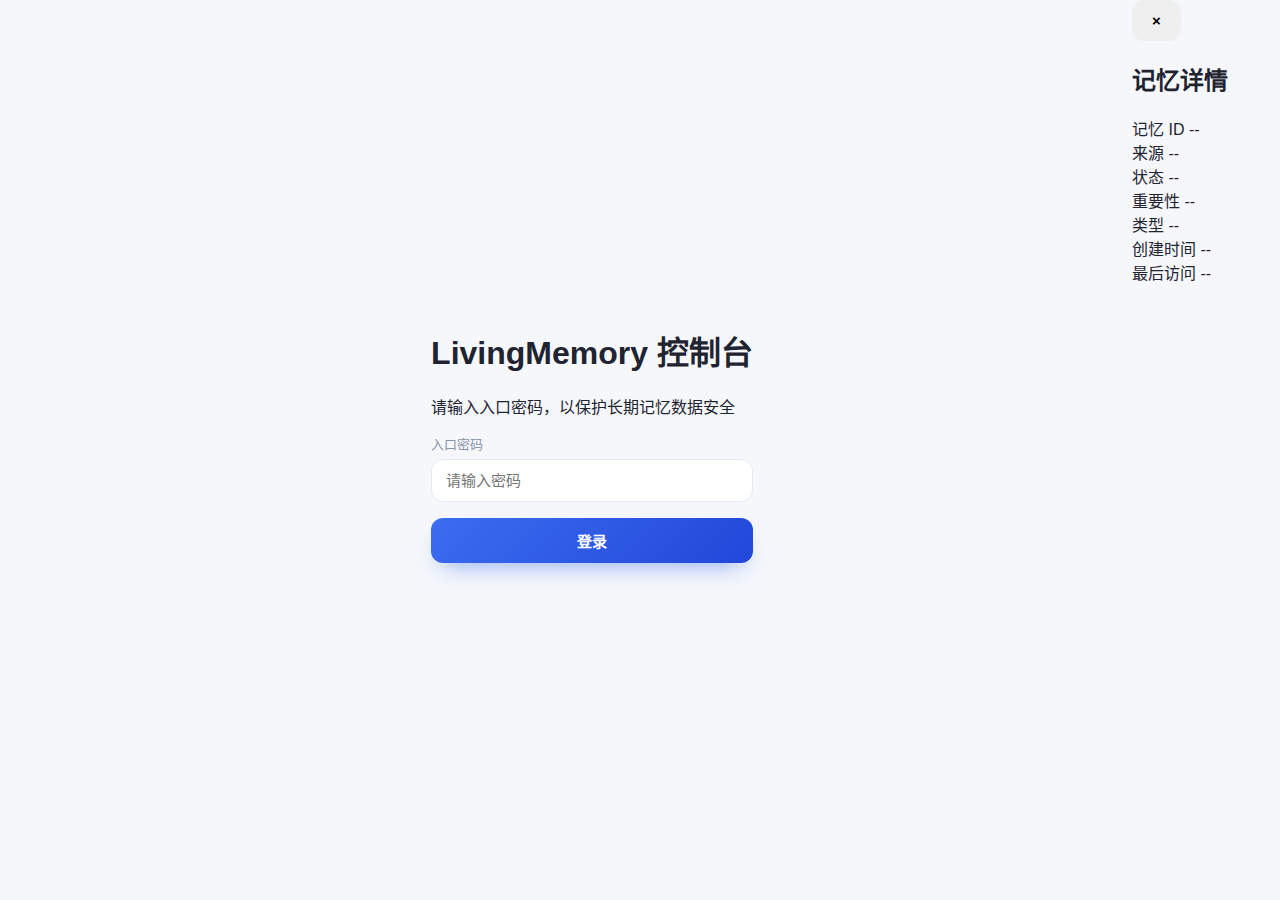
<file: static/index.html>
<!DOCTYPE html>
<html lang="zh-CN">
  <head>
    <meta charset="UTF-8" />
    <meta name="viewport" content="width=device-width, initial-scale=1.0" />
    <title>LivingMemory 控制台</title>
    <link rel="stylesheet" href="/static/styles.css" />
  </head>
  <body>
    <div id="app">
      <section id="login-view" class="view active">
        <div class="panel">
          <div class="panel-header">
            <h1 class="title">LivingMemory 控制台</h1>
            <p class="intro">请输入入口密码，以保护长期记忆数据安全</p>
          </div>
          <form id="login-form" autocomplete="off">
            <label for="password-input">入口密码</label>
            <input
              id="password-input"
              type="password"
              name="password"
              placeholder="请输入密码"
              required
            />
            <button type="submit" class="primary">登录</button>
            <p id="login-error" class="form-error" role="alert"></p>
          </form>
        </div>
      </section>

      <section id="dashboard-view" class="view">
        <header class="top-bar">
          <div class="brand">
            <h1>LivingMemory 控制台</h1>
            <p class="subtitle">自定义记忆数据库的可视化管理面板</p>
          </div>
          <div class="toolbar">
            <button id="refresh-button" class="ghost">刷新</button>
            <button id="load-all-button" class="ghost">加载全部</button>
            <button id="nuke-button" class="danger">核爆清除</button>
            <button id="logout-button" class="ghost">退出</button>
          </div>
        </header>

        <div id="nuke-banner" class="nuke-banner hidden" role="alert">
          <div class="nuke-content">
            <span id="nuke-message"></span>
            <button id="nuke-cancel" class="danger-outline">取消核爆</button>
          </div>
        </div>

        <main class="content">
          <section class="card stats-card">
            <div class="stat">
              <span class="label">总记忆</span>
              <span class="value" id="stat-total">--</span>
            </div>
            <div class="stat">
              <span class="label">活跃</span>
              <span class="value" id="stat-active">--</span>
            </div>
            <div class="stat">
              <span class="label">已归档</span>
              <span class="value" id="stat-archived">--</span>
            </div>
            <div class="stat">
              <span class="label">已删除</span>
              <span class="value" id="stat-deleted">--</span>
            </div>
            <div class="stat">
              <span class="label">活跃会话</span>
              <span class="value" id="stat-sessions">--</span>
            </div>
          </section>

          <section class="card controls-card">
            <div class="filter-group">
              <input
                type="text"
                id="keyword-input"
                placeholder="关键字（支持 memory_id / 内容搜索）"
              />
              <select id="status-filter">
                <option value="all">全部状态</option>
                <option value="active">活跃</option>
                <option value="archived">已归档</option>
                <option value="deleted">已删除</option>
              </select>
              <button id="apply-filter" class="ghost">筛选</button>
            </div>
            <div class="selection-group">
              <label class="checkbox">
                <input type="checkbox" id="select-all" />
                <span>全选</span>
              </label>
              <button id="delete-selected" class="danger" disabled>
                删除选中
              </button>
            </div>
          </section>

          <section class="card table-card">
            <table id="memories-table">
              <thead>
                <tr>
                  <th></th>
                  <th>记忆 ID</th>
                  <th>摘要</th>
                  <th>类型</th>
                  <th>重要性</th>
                  <th>状态</th>
                  <th>创建时间</th>
                  <th>最后访问</th>
                  <th>操作</th>
                </tr>
              </thead>
              <tbody id="memories-body">
                <tr>
                  <td colspan="9" class="empty">暂无数据</td>
                </tr>
              </tbody>
            </table>
          </section>

          <section class="card pagination-card">
            <div class="pager">
              <button id="prev-page" class="ghost">上一页</button>
              <span id="pagination-info">第 1 / 1 页 · 共 0 条</span>
              <button id="next-page" class="ghost">下一页</button>
            </div>
            <div class="page-size">
              <label for="page-size">每页</label>
              <select id="page-size">
                <option value="10">10</option>
                <option value="20" selected>20</option>
                <option value="50">50</option>
                <option value="100">100</option>
              </select>
            </div>
          </section>
        </main>
      </section>
    </div>

    <div id="detail-drawer" class="drawer hidden">
      <div class="drawer-content">
        <button id="drawer-close" class="close-btn" aria-label="关闭详情">×</button>
        <h2>记忆详情</h2>
        <div class="detail-meta">
          <div>
            <span class="meta-label">记忆 ID</span>
            <span class="meta-value" id="detail-memory-id">--</span>
          </div>
          <div>
            <span class="meta-label">来源</span>
            <span class="meta-value" id="detail-source">--</span>
          </div>
          <div>
            <span class="meta-label">状态</span>
            <span class="meta-value" id="detail-status">--</span>
          </div>
          <div>
            <span class="meta-label">重要性</span>
            <span class="meta-value" id="detail-importance">--</span>
          </div>
          <div>
            <span class="meta-label">类型</span>
            <span class="meta-value" id="detail-type">--</span>
          </div>
          <div>
            <span class="meta-label">创建时间</span>
            <span class="meta-value" id="detail-created">--</span>
          </div>
          <div>
            <span class="meta-label">最后访问</span>
            <span class="meta-value" id="detail-access">--</span>
          </div>
        </div>
        <div class="detail-json">
          <pre id="detail-json"></pre>
        </div>
      </div>
    </div>

    <div id="toast" class="toast hidden"></div>

    <script src="/static/app.js"></script>
  </body>
</html>
</file>
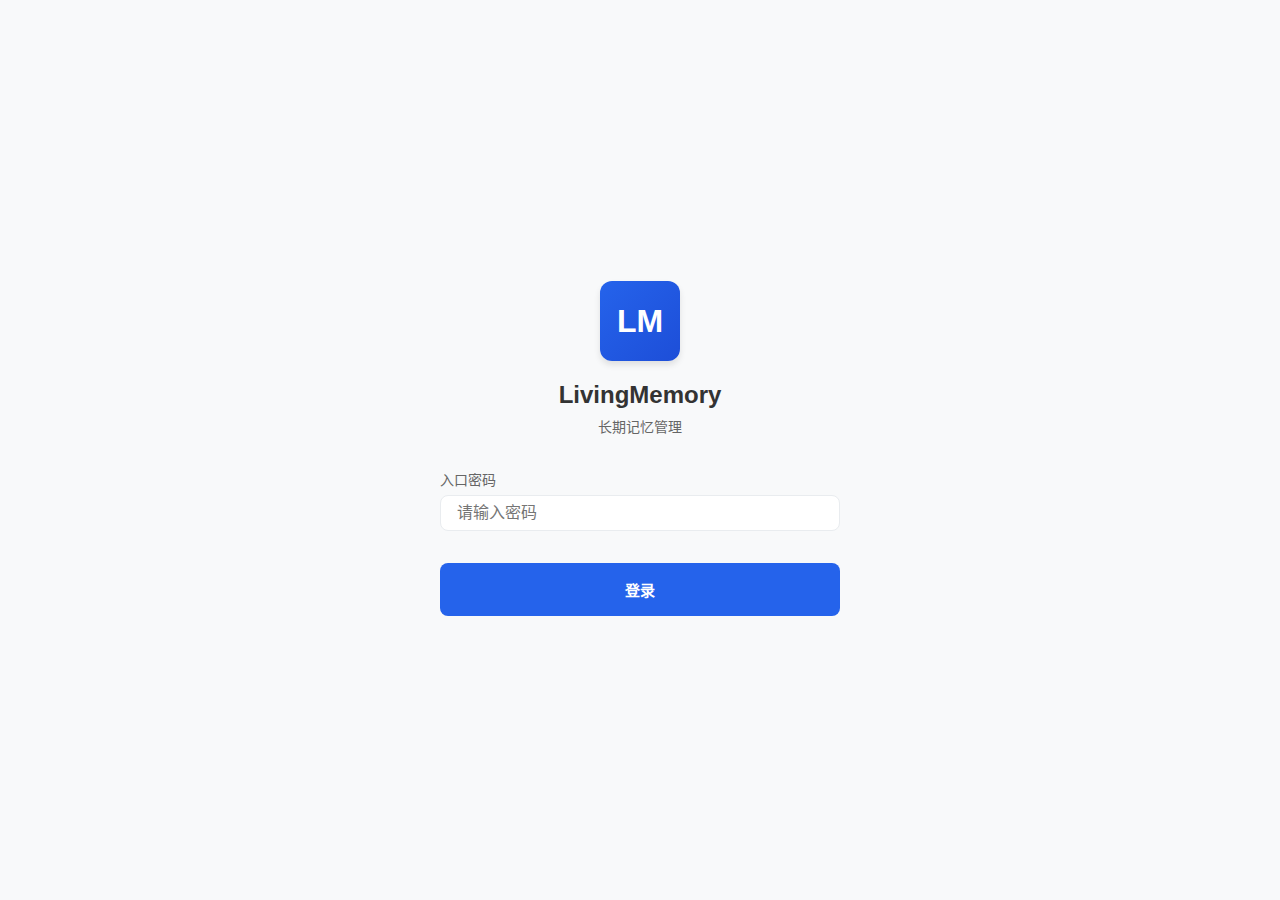
<file: static/mobile.html>
<!DOCTYPE html>
<html lang="zh-CN">
  <head>
    <meta charset="UTF-8" />
    <meta name="viewport" content="width=device-width, initial-scale=1.0, maximum-scale=1.0, user-scalable=no" />
    <title>LivingMemory 移动控制台</title>
    <link rel="stylesheet" href="/static/mobile.css" />
  </head>
  <body>
    <div id="app">
      <!-- 登录页面 -->
      <section id="login-view" class="view active">
        <div class="login-container">
          <div class="logo">
            <div class="logo-icon">LM</div>
            <h1 class="app-title">LivingMemory</h1>
            <p class="app-subtitle">长期记忆管理</p>
          </div>
          <form id="login-form" autocomplete="off" class="login-form">
            <div class="form-group">
              <label for="password-input">入口密码</label>
              <input
                id="password-input"
                type="password"
                name="password"
                placeholder="请输入密码"
                required
                class="form-input"
              />
            </div>
            <button type="submit" class="btn btn-primary login-btn">登录</button>
            <p id="login-error" class="form-error" role="alert"></p>
          </form>
        </div>
      </section>

      <!-- 主页面 -->
      <section id="main-view" class="view">
        <!-- 顶部导航 -->
        <header class="header">
          <div class="header-left">
            <h1 class="page-title">记忆管理</h1>
          </div>
          <div class="header-right">
            <button id="refresh-button" class="btn-icon" aria-label="刷新">
              <svg width="20" height="20" viewBox="0 0 24 24" fill="none" xmlns="http://www.w3.org/2000/svg">
                <path d="M21 12a9 9 0 0 1-9 9c-4.97 0-9-4.03-9-9s4.03-9 9-9c2.49 0 4.78.99 6.5 2.68l-1.5 1.5C15.13 6.27 13.62 5.5 12 5.5 8.42 5.5 5.5 8.42 5.5 12S8.42 18.5 12 18.5 18.5 15.58 18.5 12h3.5z" fill="currentColor"/>
                <path d="M12 5.5v3.5H8.5" stroke="currentColor" stroke-width="2" stroke-linecap="round"/>
              </svg>
            </button>
            <button id="logout-button" class="btn-icon" aria-label="退出">
              <svg width="20" height="20" viewBox="0 0 24 24" fill="none" xmlns="http://www.w3.org/2000/svg">
                <path d="M9 21H5c-1.1 0-2-.9-2-2V5c0-1.1.9-2 2-2h4" stroke="currentColor" stroke-width="2" stroke-linecap="round"/>
                <path d="M16 17L21 12L16 7" stroke="currentColor" stroke-width="2" stroke-linecap="round" stroke-linejoin="round"/>
                <path d="M21 12H9" stroke="currentColor" stroke-width="2" stroke-linecap="round"/>
              </svg>
            </button>
          </div>
        </header>

        <!-- 统计卡片 -->
        <section class="stats-container">
          <div class="stat-card">
            <div class="stat-label">总记忆</div>
            <div class="stat-value" id="stat-total">--</div>
          </div>
          <div class="stat-card">
            <div class="stat-label">活跃</div>
            <div class="stat-value" id="stat-active">--</div>
          </div>
          <div class="stat-card">
            <div class="stat-label">已归档</div>
            <div class="stat-value" id="stat-archived">--</div>
          </div>
          <div class="stat-card">
            <div class="stat-label">已删除</div>
            <div class="stat-value" id="stat-deleted">--</div>
          </div>
        </section>

        <!-- 功能菜单 -->
        <section class="menu-section">
          <h2 class="section-title">记忆管理</h2>
          <div class="menu-grid">
            <button id="btn-view-all" class="menu-item">
              <div class="menu-icon">
                <svg width="24" height="24" viewBox="0 0 24 24" fill="none" xmlns="http://www.w3.org/2000/svg">
                  <path d="M4 6H20" stroke="currentColor" stroke-width="2" stroke-linecap="round"/>
                  <path d="M4 12H20" stroke="currentColor" stroke-width="2" stroke-linecap="round"/>
                  <path d="M4 18H20" stroke="currentColor" stroke-width="2" stroke-linecap="round"/>
                </svg>
              </div>
              <span class="menu-text">查看全部</span>
            </button>
            <button id="btn-search" class="menu-item">
              <div class="menu-icon">
                <svg width="24" height="24" viewBox="0 0 24 24" fill="none" xmlns="http://www.w3.org/2000/svg">
                  <circle cx="11" cy="11" r="8" stroke="currentColor" stroke-width="2"/>
                  <path d="M21 21L16.65 16.65" stroke="currentColor" stroke-width="2" stroke-linecap="round"/>
                </svg>
              </div>
              <span class="menu-text">搜索记忆</span>
            </button>
            <button id="btn-archived" class="menu-item">
              <div class="menu-icon">
                <svg width="24" height="24" viewBox="0 0 24 24" fill="none" xmlns="http://www.w3.org/2000/svg">
                  <rect x="3" y="3" width="18" height="18" rx="2" stroke="currentColor" stroke-width="2"/>
                  <path d="M9 9L9 15" stroke="currentColor" stroke-width="2" stroke-linecap="round"/>
                  <path d="M15 9L15 15" stroke="currentColor" stroke-width="2" stroke-linecap="round"/>
                  <path d="M9 6V3H15V6" stroke="currentColor" stroke-width="2" stroke-linecap="round"/>
                </svg>
              </div>
              <span class="menu-text">已归档</span>
            </button>
            <button id="btn-settings" class="menu-item">
              <div class="menu-icon">
                <svg width="24" height="24" viewBox="0 0 24 24" fill="none" xmlns="http://www.w3.org/2000/svg">
                  <path d="M12 15C13.6569 15 15 13.6569 15 12C15 10.3431 13.6569 9 12 9C10.3431 9 9 10.3431 9 12C9 13.6569 10.3431 15 12 15Z" stroke="currentColor" stroke-width="2"/>
                  <path d="M19.4 15C19.2835 15.3191 19.2144 15.6604 19.1957 16.0044C19.1771 16.3483 19.2092 16.6941 19.29 17C18.2503 16.9726 17.2243 16.7363 16.2652 16.3028C15.3061 15.8693 14.435 15.2477 13.69 14.47L13.3 14.1C13.1327 14.3475 12.8673 14.5525 12.55 14.5525C12.2327 14.5525 11.9673 14.3475 11.8 14.1L11.41 14.47C10.665 15.2477 9.79393 15.8693 8.83482 16.3028C7.8757 16.7363 6.84966 16.9726 5.81 17C5.89079 16.6941 5.92291 16.3483 5.90426 16.0044C5.88562 15.6604 5.81649 15.3191 5.7 15C4.80819 12.4393 4.80819 9.56074 5.7 7C5.81649 6.68089 5.88562 6.33963 5.90426 5.99562C5.92291 5.6516 5.89079 5.30588 5.81 5C6.84966 5.02738 7.8757 5.26375 8.83482 5.69722C9.79393 6.13069 10.665 6.75232 11.41 7.53L11.8 7.9C11.9673 7.65253 12.2327 7.44747 12.55 7.44747C12.8673 7.44747 13.1327 7.65253 13.3 7.9L13.69 7.53C14.435 6.75232 15.3061 6.13069 16.2652 5.69722C17.2243 5.26375 18.2503 5.02738 19.29 5C19.2092 5.30588 19.1771 5.6516 19.1957 5.99562C19.2144 6.33963 19.2835 6.68089 19.4 7C20.2918 9.56074 20.2918 12.4393 19.4 15Z" stroke="currentColor" stroke-width="2"/>
                </svg>
              </div>
              <span class="menu-text">设置</span>
            </button>
          </div>
        </section>

        <!-- 最近记忆 -->
        <section class="recent-section">
          <div class="section-header">
            <h2 class="section-title">最近记忆</h2>
            <button id="view-all-recent" class="text-link">查看全部</button>
          </div>
          <div id="recent-memories" class="memory-list">
            <div class="empty-state">
              <div class="empty-icon">
                <svg width="48" height="48" viewBox="0 0 24 24" fill="none" xmlns="http://www.w3.org/2000/svg">
                  <rect x="3" y="3" width="18" height="18" rx="2" stroke="currentColor" stroke-width="2" stroke-opacity="0.3"/>
                  <path d="M16 3H8C6.89543 3 6 3.89543 6 5V19C6 20.1046 6.89543 21 8 21H16C17.1046 21 18 20.1046 18 19V5C18 3.89543 17.1046 3 16 3Z" stroke="currentColor" stroke-width="2" stroke-opacity="0.3"/>
                </svg>
              </div>
              <p class="empty-text">暂无记忆数据</p>
            </div>
          </div>
        </section>
      </section>

      <!-- 记忆列表页面 -->
      <section id="list-view" class="view">
        <header class="header">
          <div class="header-left">
            <button id="back-button" class="btn-icon" aria-label="返回">
              <svg width="20" height="20" viewBox="0 0 24 24" fill="none" xmlns="http://www.w3.org/2000/svg">
                <path d="M19 12H5" stroke="currentColor" stroke-width="2" stroke-linecap="round"/>
                <path d="M12 19L5 12L12 5" stroke="currentColor" stroke-width="2" stroke-linecap="round" stroke-linejoin="round"/>
              </svg>
            </button>
            <h1 class="page-title" id="list-title">记忆列表</h1>
          </div>
          <div class="header-right">
            <button id="filter-button" class="btn-icon" aria-label="筛选">
              <svg width="20" height="20" viewBox="0 0 24 24" fill="none" xmlns="http://www.w3.org/2000/svg">
                <path d="M4 6H20" stroke="currentColor" stroke-width="2" stroke-linecap="round"/>
                <path d="M4 12H20" stroke="currentColor" stroke-width="2" stroke-linecap="round"/>
                <path d="M4 18H11" stroke="currentColor" stroke-width="2" stroke-linecap="round"/>
              </svg>
            </button>
          </div>
        </header>

        <!-- 搜索栏 -->
        <div class="search-bar">
          <div class="search-input-container">
            <svg width="18" height="18" viewBox="0 0 24 24" fill="none" xmlns="http://www.w3.org/2000/svg" class="search-icon">
              <circle cx="11" cy="11" r="8" stroke="currentColor" stroke-width="2"/>
              <path d="M21 21L16.65 16.65" stroke="currentColor" stroke-width="2" stroke-linecap="round"/>
            </svg>
            <input type="text" id="search-input" placeholder="搜索记忆内容" class="search-input"/>
          </div>
        </div>

        <!-- 状态筛选 -->
        <div class="filter-tabs">
          <button class="filter-tab active" data-status="all">全部</button>
          <button class="filter-tab" data-status="active">活跃</button>
          <button class="filter-tab" data-status="archived">归档</button>
          <button class="filter-tab" data-status="deleted">删除</button>
        </div>

        <!-- 记忆列表 -->
        <div id="memories-list" class="memory-list">
          <div class="empty-state">
            <p class="empty-text">加载中...</p>
          </div>
        </div>

        <!-- 加载更多 -->
        <div class="load-more" id="load-more">
          <button class="btn btn-outline">加载更多</button>
        </div>
      </section>

      <!-- 记忆详情页面 -->
      <section id="detail-view" class="view">
        <header class="header">
          <div class="header-left">
            <button id="back-to-list" class="btn-icon" aria-label="返回">
              <svg width="20" height="20" viewBox="0 0 24 24" fill="none" xmlns="http://www.w3.org/2000/svg">
                <path d="M19 12H5" stroke="currentColor" stroke-width="2" stroke-linecap="round"/>
                <path d="M12 19L5 12L12 5" stroke="currentColor" stroke-width="2" stroke-linecap="round" stroke-linejoin="round"/>
              </svg>
            </button>
            <h1 class="page-title">记忆详情</h1>
          </div>
          <div class="header-right">
            <button id="action-button" class="btn-icon" aria-label="操作">
              <svg width="20" height="20" viewBox="0 0 24 24" fill="none" xmlns="http://www.w3.org/2000/svg">
                <circle cx="12" cy="12" r="1" fill="currentColor"/>
                <circle cx="19" cy="12" r="1" fill="currentColor"/>
                <circle cx="5" cy="12" r="1" fill="currentColor"/>
              </svg>
            </button>
          </div>
        </header>

        <div class="detail-content">
          <div class="detail-meta">
            <div class="meta-item">
              <span class="meta-label">记忆ID</span>
              <span class="meta-value" id="detail-id">--</span>
            </div>
            <div class="meta-item">
              <span class="meta-label">类型</span>
              <span class="meta-value" id="detail-type">--</span>
            </div>
            <div class="meta-item">
              <span class="meta-label">状态</span>
              <span class="meta-value" id="detail-status">--</span>
            </div>
            <div class="meta-item">
              <span class="meta-label">重要性</span>
              <span class="meta-value" id="detail-importance">--</span>
            </div>
            <div class="meta-item">
              <span class="meta-label">创建时间</span>
              <span class="meta-value" id="detail-created">--</span>
            </div>
            <div class="meta-item">
              <span class="meta-label">最后访问</span>
              <span class="meta-value" id="detail-access">--</span>
            </div>
          </div>

          <div class="detail-body">
            <h2 class="section-title">记忆内容</h2>
            <div id="detail-content" class="content-text">
              <div class="empty-state">
                <p class="empty-text">加载中...</p>
              </div>
            </div>
          </div>

          <div class="detail-actions">
            <button id="btn-archive" class="btn btn-secondary">归档</button>
            <button id="btn-delete" class="btn btn-danger">删除</button>
          </div>
        </div>
      </section>

      <!-- 设置页面 -->
      <section id="settings-view" class="view">
        <header class="header">
          <div class="header-left">
            <button id="back-from-settings" class="btn-icon" aria-label="返回">
              <svg width="20" height="20" viewBox="0 0 24 24" fill="none" xmlns="http://www.w3.org/2000/svg">
                <path d="M19 12H5" stroke="currentColor" stroke-width="2" stroke-linecap="round"/>
                <path d="M12 19L5 12L12 5" stroke="currentColor" stroke-width="2" stroke-linecap="round" stroke-linejoin="round"/>
              </svg>
            </button>
            <h1 class="page-title">设置</h1>
          </div>
        </header>

        <div class="settings-content">
          <div class="setting-group">
            <h2 class="setting-group-title">系统信息</h2>
            <div class="setting-item">
              <span class="setting-label">版本</span>
              <span class="setting-value">1.3.0</span>
            </div>
            <div class="setting-item">
              <span class="setting-label">会话超时</span>
              <span class="setting-value" id="setting-timeout">--</span>
            </div>
            <div class="setting-item">
              <span class="setting-label">存储类型</span>
              <span class="setting-value" id="setting-storage">--</span>
            </div>
          </div>

          <div class="setting-group">
            <h2 class="setting-group-title">高级操作</h2>
            <button id="btn-clear-cache" class="setting-item danger">
              <span class="setting-label">清除缓存</span>
              <svg width="16" height="16" viewBox="0 0 24 24" fill="none" xmlns="http://www.w3.org/2000/svg" class="setting-icon">
                <path d="M18 6L6 18M6 6L18 18" stroke="currentColor" stroke-width="2" stroke-linecap="round"/>
              </svg>
            </button>
            <button id="btn-nuke" class="setting-item danger">
              <span class="setting-label">核爆清除</span>
              <svg width="16" height="16" viewBox="0 0 24 24" fill="none" xmlns="http://www.w3.org/2000/svg" class="setting-icon">
                <path d="M18 6L6 18M6 6L18 18" stroke="currentColor" stroke-width="2" stroke-linecap="round"/>
              </svg>
            </button>
          </div>
        </div>
      </section>

      <!-- 操作菜单 -->
      <div id="action-menu" class="action-menu hidden">
        <div class="action-menu-content">
          <div class="action-menu-header">
            <h3>操作</h3>
            <button id="close-action-menu" class="btn-icon">
              <svg width="20" height="20" viewBox="0 0 24 24" fill="none" xmlns="http://www.w3.org/2000/svg">
                <path d="M18 6L6 18M6 6L18 18" stroke="currentColor" stroke-width="2" stroke-linecap="round"/>
              </svg>
            </button>
          </div>
          <div class="action-menu-options">
            <button id="action-archive" class="action-option">
              <svg width="18" height="18" viewBox="0 0 24 24" fill="none" xmlns="http://www.w3.org/2000/svg">
                <rect x="3" y="3" width="18" height="18" rx="2" stroke="currentColor" stroke-width="2"/>
                <path d="M9 9L9 15" stroke="currentColor" stroke-width="2" stroke-linecap="round"/>
                <path d="M15 9L15 15" stroke="currentColor" stroke-width="2" stroke-linecap="round"/>
                <path d="M9 6V3H15V6" stroke="currentColor" stroke-width="2" stroke-linecap="round"/>
              </svg>
              <span>归档</span>
            </button>
            <button id="action-delete" class="action-option danger">
              <svg width="18" height="18" viewBox="0 0 24 24" fill="none" xmlns="http://www.w3.org/2000/svg">
                <path d="M3 6H5H21" stroke="currentColor" stroke-width="2" stroke-linecap="round"/>
                <path d="M19 6V20C19 20.5304 18.7893 21.0391 18.4142 21.4142C18.0391 21.7893 17.5304 22 17 22H7C6.46957 22 5.96086 21.7893 5.58579 21.4142C5.21071 21.0391 5 20.5304 5 20V6M8 6V4C8 3.46957 8.21071 2.96086 8.58579 2.58579C8.96086 2.21071 9.46957 2 10 2H14C14.5304 2 15.0391 2.21071 15.4142 2.58579C15.7893 2.96086 16 3.46957 16 4V6" stroke="currentColor" stroke-width="2" stroke-linecap="round" stroke-linejoin="round"/>
              </svg>
              <span>删除</span>
            </button>
          </div>
        </div>
      </div>

      <!-- 确认对话框 -->
      <div id="confirm-dialog" class="dialog hidden">
        <div class="dialog-content">
          <h3 id="dialog-title">确认操作</h3>
          <p id="dialog-message">确定要执行此操作吗？</p>
          <div class="dialog-actions">
            <button id="dialog-cancel" class="btn btn-outline">取消</button>
            <button id="dialog-confirm" class="btn btn-danger">确认</button>
          </div>
        </div>
      </div>

      <!-- Toast 提示 -->
      <div id="toast" class="toast hidden"></div>
    </div>

    <script src="/static/mobile.js"></script>
  </body>
</html>
</file>
<file: static/styles.css>
:root {
  --bg: #f5f7fb;
  --card-bg: #ffffff;
  --border: #e5e9f2;
  --text: #1f2430;
  --muted: #8a94a6;
  --primary: #3c6df0;
  --primary-light: #e5ecff;
  --danger: #ef5350;
  --danger-light: #fde4e4;
  --shadow: 0 18px 40px -20px rgba(34, 43, 70, 0.35);
}

*,
*::before,
*::after {
  box-sizing: border-box;
}

html,
body {
  height: 100%;
}

body {
  margin: 0;
  font-family: "Segoe UI", "PingFang SC", "Microsoft YaHei", sans-serif;
  color: var(--text);
  background: var(--bg);
  display: flex;
  justify-content: center;
  align-items: stretch;
}

a {
  color: inherit;
}

#app {
  width: 100%;
  max-width: 1080px;
  padding: 32px 20px 48px;
}

.view {
  display: none;
}

.view.active {
  display: block;
}

.card {
  background: var(--card-bg);
  border-radius: 20px;
  padding: 32px;
  box-shadow: var(--shadow);
  border: 1px solid rgba(0, 0, 0, 0.04);
}

.brand {
  margin: 0;
  font-size: 28px;
  font-weight: 600;
  letter-spacing: 0.02em;
}

.subtitle {
  margin: 8px 0 24px;
  color: var(--muted);
  font-size: 14px;
}

#login-view {
  display: flex;
  align-items: center;
  justify-content: center;
  height: 100%;
}

#login-view .card {
  width: min(420px, 90%);
  text-align: center;
}

label {
  text-align: left;
  display: block;
  font-size: 13px;
  color: var(--muted);
  margin-bottom: 6px;
}

input,
select {
  width: 100%;
  padding: 12px 14px;
  border-radius: 12px;
  border: 1px solid var(--border);
  font-size: 15px;
  transition: border 0.25s ease, box-shadow 0.25s ease;
  background: #fff;
}

input:focus,
select:focus {
  outline: none;
  border-color: var(--primary);
  box-shadow: 0 0 0 3px rgba(60, 109, 240, 0.15);
}

button {
  border: none;
  border-radius: 12px;
  padding: 12px 20px;
  font-size: 15px;
  font-weight: 600;
  cursor: pointer;
  transition: transform 0.2s ease, box-shadow 0.2s ease, background 0.2s ease;
}

button.primary {
  width: 100%;
  margin-top: 16px;
  background: linear-gradient(135deg, var(--primary), #2147d9);
  color: #fff;
  box-shadow: 0 12px 24px -12px rgba(60, 109, 240, 0.65);
}

button.primary:hover {
  transform: translateY(-1px);
  box-shadow: 0 16px 32px -16px rgba(60, 109, 240, 0.7);
}

button.ghost {
  background: var(--card-bg);
  border: 1px solid var(--border);
  color: var(--text);
}

button.ghost:hover {
  border-color: var(--primary);
  color: var(--primary);
}

button.danger {
  background: var(--danger);
  color: #fff;
}

button.danger.ghost {
  background: var(--danger-light);
  color: var(--danger);
  border: 1px solid rgba(239, 83, 80, 0.4);
}

button.danger:hover {
  background: #d84341;
}

button:disabled {
  opacity: 0.55;
  cursor: not-allowed;
  transform: none;
  box-shadow: none;
}

.error {
  color: var(--danger);
  margin-top: 12px;
  min-height: 20px;
  font-size: 13px;
}

#dashboard-view main {
  margin-top: 28px;
  display: flex;
  flex-direction: column;
  gap: 20px;
}

.top-bar {
  display: flex;
  align-items: center;
  justify-content: space-between;
  gap: 24px;
}

.top-actions {
  display: flex;
  gap: 12px;
}

.stats {
  display: grid;
  grid-template-columns: repeat(auto-fit, minmax(130px, 1fr));
  gap: 18px;
}

.stat-item {
  display: flex;
  flex-direction: column;
  gap: 6px;
}

.stat-item .label {
  color: var(--muted);
  font-size: 13px;
  letter-spacing: 0.02em;
}

.stat-item .value {
  font-size: 24px;
  font-weight: 600;
  color: var(--text);
}

.stat-item .value.accent {
  color: var(--primary);
}

.controls {
  display: flex;
  justify-content: space-between;
  align-items: center;
  gap: 24px;
}

.filters {
  display: flex;
  gap: 12px;
  flex: 1;
}

.bulk-actions {
  display: flex;
  gap: 16px;
  align-items: center;
}

.checkbox {
  display: inline-flex;
  align-items: center;
  gap: 8px;
  color: var(--muted);
  cursor: pointer;
  user-select: none;
}

.checkbox input {
  width: auto;
}

.table-wrapper {
  padding: 0;
  overflow: hidden;
}

table {
  width: 100%;
  border-collapse: collapse;
  border-spacing: 0;
  font-size: 14px;
}

thead {
  background: var(--primary-light);
  color: var(--primary);
}

th,
td {
  padding: 14px 16px;
  text-align: left;
  border-bottom: 1px solid var(--border);
  vertical-align: top;
}

tbody tr:hover {
  background: rgba(60, 109, 240, 0.04);
}

tbody tr.selected {
  background: rgba(60, 109, 240, 0.08);
}

td.empty {
  text-align: center;
  color: var(--muted);
  padding: 40px 16px;
}

.status-pill {
  display: inline-flex;
  align-items: center;
  padding: 4px 10px;
  border-radius: 999px;
  font-size: 12px;
  letter-spacing: 0.02em;
  background: var(--primary-light);
  color: var(--primary);
}

.status-pill.archived {
  background: rgba(255, 193, 7, 0.15);
  color: #b28704;
}

.status-pill.deleted {
  background: var(--danger-light);
  color: var(--danger);
}

.pagination {
  display: flex;
  justify-content: space-between;
  align-items: center;
  gap: 20px;
  color: var(--muted);
  font-size: 14px;
}

.pager {
  display: flex;
  gap: 12px;
  align-items: center;
}

.page-size {
  display: flex;
  gap: 8px;
  align-items: center;
}

.toast {
  position: fixed;
  bottom: 28px;
  right: 28px;
  padding: 14px 18px;
  border-radius: 14px;
  background: rgba(31, 36, 48, 0.88);
  color: #fff;
  font-size: 14px;
  box-shadow: 0 16px 32px -18px rgba(31, 36, 48, 0.8);
  opacity: 0;
  transform: translateY(10px);
  pointer-events: none;
  transition: opacity 0.3s ease, transform 0.3s ease;
}

.toast.visible {
  opacity: 1;
  transform: translateY(0);
}

.toast.error {
  background: rgba(239, 83, 80, 0.92);
}

.badge {
  font-size: 12px;
  background: rgba(60, 109, 240, 0.12);
  color: var(--primary);
  padding: 2px 6px;
  border-radius: 6px;
  margin-left: 8px;
}

@media (max-width: 960px) {
  #app {
    padding: 24px 16px 40px;
  }

  .controls {
    flex-direction: column;
    align-items: stretch;
  }

  .filters {
    flex-direction: column;
  }

  .bulk-actions {
    align-self: flex-end;
  }

  table {
    font-size: 13px;
  }

  th,
  td {
    padding: 12px;
  }
}

@media (max-width: 720px) {
  .top-bar {
    flex-direction: column;
    align-items: flex-start;
  }

  .stats {
    grid-template-columns: repeat(auto-fit, minmax(120px, 1fr));
  }

  .pagination {
    flex-direction: column;
    align-items: stretch;
  }
}
</file>
<file: static/mobile.css>
/* 移动版样式 - LivingMemory 控制台 */

/* 全局样式 */
:root {
  --bg: #f8f9fa;
  --surface: #ffffff;
  --surface-alt: #f5f7fa;
  --border: #e9ecef;
  --text: #333333;
  --text-secondary: #666666;
  --text-light: #999999;
  --primary: #2563eb;
  --primary-light: #e0e7ff;
  --primary-dark: #1d4ed8;
  --secondary: #64748b;
  --secondary-light: #f1f5f9;
  --danger: #dc2626;
  --danger-light: #fee2e2;
  --success: #10b981;
  --warning: #f59e0b;
  --radius-sm: 6px;
  --radius-md: 8px;
  --radius-lg: 12px;
  --shadow-sm: 0 1px 3px rgba(0, 0, 0, 0.1);
  --shadow-md: 0 4px 6px rgba(0, 0, 0, 0.1);
  --shadow-lg: 0 10px 15px rgba(0, 0, 0, 0.1);
  --spacing-xs: 4px;
  --spacing-sm: 8px;
  --spacing-md: 16px;
  --spacing-lg: 24px;
  --spacing-xl: 32px;
}

* {
  margin: 0;
  padding: 0;
  box-sizing: border-box;
}

html, body {
  height: 100%;
  font-family: -apple-system, BlinkMacSystemFont, 'Segoe UI', Roboto, 'Helvetica Neue', Arial, sans-serif;
  font-size: 16px;
  line-height: 1.5;
  color: var(--text);
  background-color: var(--bg);
  -webkit-font-smoothing: antialiased;
  -moz-osx-font-smoothing: grayscale;
  -webkit-tap-highlight-color: transparent;
}

#app {
  min-height: 100vh;
  background-color: var(--bg);
}

/* 视图切换 */
.view {
  display: none;
  min-height: 100vh;
  background-color: var(--bg);
}

.view.active {
  display: block;
}

/* 通用组件样式 */
.btn {
  display: inline-flex;
  align-items: center;
  justify-content: center;
  padding: var(--spacing-sm) var(--spacing-lg);
  font-size: 15px;
  font-weight: 600;
  border: none;
  border-radius: var(--radius-md);
  cursor: pointer;
  transition: all 0.2s ease;
  text-decoration: none;
}

.btn:disabled {
  opacity: 0.6;
  cursor: not-allowed;
}

.btn-primary {
  background-color: var(--primary);
  color: white;
}

.btn-primary:hover:not(:disabled) {
  background-color: var(--primary-dark);
}

.btn-secondary {
  background-color: var(--secondary-light);
  color: var(--secondary);
}

.btn-secondary:hover:not(:disabled) {
  background-color: var(--secondary-light);
  color: var(--text);
}

.btn-outline {
  background-color: transparent;
  color: var(--primary);
  border: 1px solid var(--primary);
}

.btn-outline:hover:not(:disabled) {
  background-color: var(--primary-light);
}

.btn-danger {
  background-color: var(--danger);
  color: white;
}

.btn-danger:hover:not(:disabled) {
  background-color: #b91c1c;
}

.btn-icon {
  display: flex;
  align-items: center;
  justify-content: center;
  width: 36px;
  height: 36px;
  border-radius: 50%;
  background-color: transparent;
  border: none;
  cursor: pointer;
  color: var(--text);
}

.btn-icon:hover {
  background-color: var(--surface-alt);
}

.form-input {
  width: 100%;
  padding: var(--spacing-sm) var(--spacing-md);
  font-size: 16px;
  border: 1px solid var(--border);
  border-radius: var(--radius-md);
  background-color: var(--surface);
  transition: border-color 0.2s ease;
}

.form-input:focus {
  outline: none;
  border-color: var(--primary);
  box-shadow: 0 0 0 3px rgba(37, 99, 235, 0.1);
}

.form-error {
  margin-top: var(--spacing-xs);
  font-size: 13px;
  color: var(--danger);
}

.text-link {
  color: var(--primary);
  text-decoration: none;
  font-size: 14px;
  font-weight: 500;
}

.text-link:hover {
  text-decoration: underline;
}

/* 登录页面 */
#login-view {
  display: flex;
  flex-direction: column;
  align-items: center;
  justify-content: center;
  padding: var(--spacing-xl);
}

.login-container {
  width: 100%;
  max-width: 400px;
}

.logo {
  text-align: center;
  margin-bottom: var(--spacing-xl);
}

.logo-icon {
  width: 80px;
  height: 80px;
  margin: 0 auto var(--spacing-md);
  display: flex;
  align-items: center;
  justify-content: center;
  background: linear-gradient(135deg, var(--primary), var(--primary-dark));
  color: white;
  font-size: 32px;
  font-weight: bold;
  border-radius: var(--radius-lg);
  box-shadow: var(--shadow-md);
}

.app-title {
  font-size: 24px;
  font-weight: bold;
  color: var(--text);
  margin-bottom: var(--spacing-xs);
}

.app-subtitle {
  font-size: 14px;
  color: var(--text-secondary);
}

.login-form {
  width: 100%;
}

.form-group {
  margin-bottom: var(--spacing-md);
}

.form-group label {
  display: block;
  margin-bottom: var(--spacing-xs);
  font-size: 14px;
  font-weight: 500;
  color: var(--text-secondary);
}

.login-btn {
  width: 100%;
  margin-top: var(--spacing-md);
  padding: var(--spacing-md);
}

/* 主页面 */
.header {
  display: flex;
  align-items: center;
  justify-content: space-between;
  padding: var(--spacing-md);
  background-color: var(--surface);
  border-bottom: 1px solid var(--border);
  position: sticky;
  top: 0;
  z-index: 10;
}

.header-left {
  display: flex;
  align-items: center;
  gap: var(--spacing-sm);
}

.header-right {
  display: flex;
  align-items: center;
  gap: var(--spacing-xs);
}

.page-title {
  font-size: 18px;
  font-weight: 600;
  color: var(--text);
}

/* 统计卡片 */
.stats-container {
  display: grid;
  grid-template-columns: repeat(2, 1fr);
  gap: var(--spacing-md);
  padding: var(--spacing-md);
}

.stat-card {
  background-color: var(--surface);
  padding: var(--spacing-md);
  border-radius: var(--radius-lg);
  box-shadow: var(--shadow-sm);
  text-align: center;
}

.stat-label {
  font-size: 13px;
  color: var(--text-secondary);
  margin-bottom: var(--spacing-xs);
}

.stat-value {
  font-size: 24px;
  font-weight: bold;
  color: var(--text);
}

/* 菜单部分 */
.menu-section {
  padding: 0 var(--spacing-md);
  margin-bottom: var(--spacing-lg);
}

.section-title {
  font-size: 16px;
  font-weight: 600;
  color: var(--text);
  margin-bottom: var(--spacing-md);
}

.menu-grid {
  display: grid;
  grid-template-columns: repeat(2, 1fr);
  gap: var(--spacing-md);
}

.menu-item {
  display: flex;
  flex-direction: column;
  align-items: center;
  justify-content: center;
  padding: var(--spacing-lg);
  background-color: var(--surface);
  border-radius: var(--radius-lg);
  box-shadow: var(--shadow-sm);
  border: none;
  cursor: pointer;
  transition: transform 0.2s ease, box-shadow 0.2s ease;
}

.menu-item:hover {
  transform: translateY(-2px);
  box-shadow: var(--shadow-md);
}

.menu-icon {
  margin-bottom: var(--spacing-sm);
  color: var(--primary);
}

.menu-text {
  font-size: 14px;
  color: var(--text);
  font-weight: 500;
}

/* 最近记忆部分 */
.recent-section {
  padding: 0 var(--spacing-md) var(--spacing-xl);
}

.section-header {
  display: flex;
  align-items: center;
  justify-content: space-between;
  margin-bottom: var(--spacing-md);
}

/* 记忆列表 */
.memory-list {
  display: flex;
  flex-direction: column;
  gap: var(--spacing-sm);
}

.memory-item {
  background-color: var(--surface);
  padding: var(--spacing-md);
  border-radius: var(--radius-md);
  box-shadow: var(--shadow-sm);
  cursor: pointer;
  transition: background-color 0.2s ease;
}

.memory-item:hover {
  background-color: var(--surface-alt);
}

.memory-item-header {
  display: flex;
  align-items: center;
  justify-content: space-between;
  margin-bottom: var(--spacing-xs);
}

.memory-item-title {
  font-size: 15px;
  font-weight: 600;
  color: var(--text);
  line-height: 1.4;
}

.memory-item-meta {
  display: flex;
  align-items: center;
  gap: var(--spacing-md);
  font-size: 12px;
  color: var(--text-light);
}

.status-badge {
  display: inline-block;
  padding: 2px 8px;
  font-size: 11px;
  font-weight: 500;
  border-radius: 999px;
  background-color: var(--primary-light);
  color: var(--primary);
}

.status-badge.archived {
  background-color: rgba(245, 158, 11, 0.1);
  color: var(--warning);
}

.status-badge.deleted {
  background-color: var(--danger-light);
  color: var(--danger);
}

/* 空状态 */
.empty-state {
  display: flex;
  flex-direction: column;
  align-items: center;
  justify-content: center;
  padding: var(--spacing-xl) var(--spacing-md);
  text-align: center;
  color: var(--text-light);
}

.empty-icon {
  margin-bottom: var(--spacing-md);
  color: var(--text-light);
}

.empty-text {
  font-size: 14px;
}

/* 列表页面 */
.search-bar {
  padding: var(--spacing-md);
  background-color: var(--surface);
  border-bottom: 1px solid var(--border);
}

.search-input-container {
  position: relative;
  display: flex;
  align-items: center;
}

.search-icon {
  position: absolute;
  left: var(--spacing-sm);
  color: var(--text-light);
}

.search-input {
  width: 100%;
  padding: var(--spacing-sm) var(--spacing-sm) var(--spacing-sm) 40px;
  font-size: 15px;
  border: 1px solid var(--border);
  border-radius: var(--radius-md);
  background-color: var(--surface-alt);
}

.search-input:focus {
  outline: none;
  border-color: var(--primary);
  background-color: var(--surface);
}

.filter-tabs {
  display: flex;
  padding: 0 var(--spacing-md) var(--spacing-sm);
  background-color: var(--surface);
  border-bottom: 1px solid var(--border);
  overflow-x: auto;
  -webkit-overflow-scrolling: touch;
  scrollbar-width: none;
}

.filter-tabs::-webkit-scrollbar {
  display: none;
}

.filter-tab {
  flex-shrink: 0;
  padding: var(--spacing-sm) var(--spacing-md);
  margin-right: var(--spacing-sm);
  font-size: 14px;
  background: none;
  border: none;
  color: var(--text-secondary);
  border-radius: var(--radius-sm);
  cursor: pointer;
  white-space: nowrap;
}

.filter-tab.active {
  background-color: var(--primary-light);
  color: var(--primary);
  font-weight: 500;
}

.load-more {
  padding: var(--spacing-md);
  text-align: center;
}

/* 详情页面 */
.detail-content {
  padding: var(--spacing-md);
}

.detail-meta {
  background-color: var(--surface);
  border-radius: var(--radius-lg);
  padding: var(--spacing-md);
  margin-bottom: var(--spacing-lg);
  box-shadow: var(--shadow-sm);
}

.meta-item {
  display: flex;
  justify-content: space-between;
  align-items: center;
  padding: var(--spacing-xs) 0;
  border-bottom: 1px solid var(--border);
}

.meta-item:last-child {
  border-bottom: none;
}

.meta-label {
  font-size: 13px;
  color: var(--text-secondary);
}

.meta-value {
  font-size: 13px;
  color: var(--text);
  font-weight: 500;
}

.detail-body {
  background-color: var(--surface);
  border-radius: var(--radius-lg);
  padding: var(--spacing-md);
  margin-bottom: var(--spacing-lg);
  box-shadow: var(--shadow-sm);
}

.content-text {
  font-size: 14px;
  line-height: 1.6;
  color: var(--text);
  white-space: pre-wrap;
  word-break: break-word;
}

.detail-actions {
  display: flex;
  gap: var(--spacing-md);
}

.detail-actions .btn {
  flex: 1;
}

/* 设置页面 */
.settings-content {
  padding: var(--spacing-md);
}

.setting-group {
  margin-bottom: var(--spacing-lg);
}

.setting-group-title {
  font-size: 14px;
  font-weight: 600;
  color: var(--text-secondary);
  margin-bottom: var(--spacing-sm);
  text-transform: uppercase;
  letter-spacing: 0.05em;
}

.setting-item {
  display: flex;
  justify-content: space-between;
  align-items: center;
  padding: var(--spacing-md);
  background-color: var(--surface);
  border-radius: var(--radius-md);
  margin-bottom: var(--spacing-sm);
  cursor: pointer;
  border: none;
  width: 100%;
  text-align: left;
  font-size: 15px;
}

.setting-item.danger {
  color: var(--danger);
}

.setting-label {
  color: var(--text);
}

.setting-value {
  color: var(--text-secondary);
  font-size: 14px;
}

.setting-icon {
  color: currentColor;
}

/* 操作菜单 */
.action-menu {
  position: fixed;
  top: 0;
  left: 0;
  right: 0;
  bottom: 0;
  background-color: rgba(0, 0, 0, 0.5);
  display: flex;
  align-items: flex-end;
  justify-content: center;
  z-index: 100;
}

.action-menu.hidden {
  display: none;
}

.action-menu-content {
  width: 100%;
  background-color: var(--surface);
  border-radius: var(--radius-lg) var(--radius-lg) 0 0;
  padding: var(--spacing-md);
  animation: slide-up 0.3s ease;
}

@keyframes slide-up {
  from {
    transform: translateY(100%);
  }
  to {
    transform: translateY(0);
  }
}

.action-menu-header {
  display: flex;
  justify-content: space-between;
  align-items: center;
  padding-bottom: var(--spacing-md);
  border-bottom: 1px solid var(--border);
  margin-bottom: var(--spacing-md);
}

.action-menu-header h3 {
  font-size: 16px;
  font-weight: 600;
  color: var(--text);
}

.action-menu-options {
  display: flex;
  flex-direction: column;
  gap: var(--spacing-sm);
}

.action-option {
  display: flex;
  align-items: center;
  gap: var(--spacing-md);
  padding: var(--spacing-md);
  background-color: var(--surface-alt);
  border: none;
  border-radius: var(--radius-md);
  font-size: 15px;
  text-align: left;
  cursor: pointer;
}

.action-option.danger {
  color: var(--danger);
}

/* 对话框 */
.dialog {
  position: fixed;
  top: 0;
  left: 0;
  right: 0;
  bottom: 0;
  background-color: rgba(0, 0, 0, 0.5);
  display: flex;
  align-items: center;
  justify-content: center;
  z-index: 100;
}

.dialog.hidden {
  display: none;
}

.dialog-content {
  width: 90%;
  max-width: 360px;
  background-color: var(--surface);
  border-radius: var(--radius-lg);
  padding: var(--spacing-lg);
  box-shadow: var(--shadow-lg);
}

.dialog-content h3 {
  font-size: 18px;
  font-weight: 600;
  color: var(--text);
  margin-bottom: var(--spacing-sm);
  text-align: center;
}

.dialog-content p {
  font-size: 15px;
  color: var(--text-secondary);
  text-align: center;
  margin-bottom: var(--spacing-lg);
}

.dialog-actions {
  display: flex;
  gap: var(--spacing-md);
}

.dialog-actions .btn {
  flex: 1;
}

/* Toast 提示 */
.toast {
  position: fixed;
  bottom: 80px;
  left: 50%;
  transform: translateX(-50%);
  background-color: rgba(0, 0, 0, 0.8);
  color: white;
  padding: var(--spacing-sm) var(--spacing-md);
  border-radius: var(--radius-md);
  font-size: 14px;
  z-index: 1000;
  animation: fade-in 0.3s ease;
}

.toast.hidden {
  display: none;
}

@keyframes fade-in {
  from {
    opacity: 0;
    transform: translateX(-50%) translateY(10px);
  }
  to {
    opacity: 1;
    transform: translateX(-50%) translateY(0);
  }
}

/* 响应式适配 */
@media (max-width: 375px) {
  .stats-container {
    gap: var(--spacing-sm);
  }
  
  .stat-card {
    padding: var(--spacing-sm);
  }
  
  .stat-value {
    font-size: 20px;
  }
  
  .menu-grid {
    gap: var(--spacing-sm);
  }
  
  .menu-item {
    padding: var(--spacing-md);
  }
}

/* 深色模式支持 */
@media (prefers-color-scheme: dark) {
  :root {
    --bg: #121212;
    --surface: #1e1e1e;
    --surface-alt: #2d2d2d;
    --border: #383838;
    --text: #ffffff;
    --text-secondary: #b0b0b0;
    --text-light: #808080;
    --primary-light: rgba(37, 99, 235, 0.2);
    --danger-light: rgba(220, 38, 38, 0.2);
    --secondary-light: #2d2d2d;
  }
}

/* 加载动画 */
@keyframes spin {
  0% { transform: rotate(0deg); }
  100% { transform: rotate(360deg); }
}

.loading {
  display: inline-block;
  width: 20px;
  height: 20px;
  border: 2px solid var(--border);
  border-radius: 50%;
  border-top-color: var(--primary);
  animation: spin 0.8s linear infinite;
}
</file>
